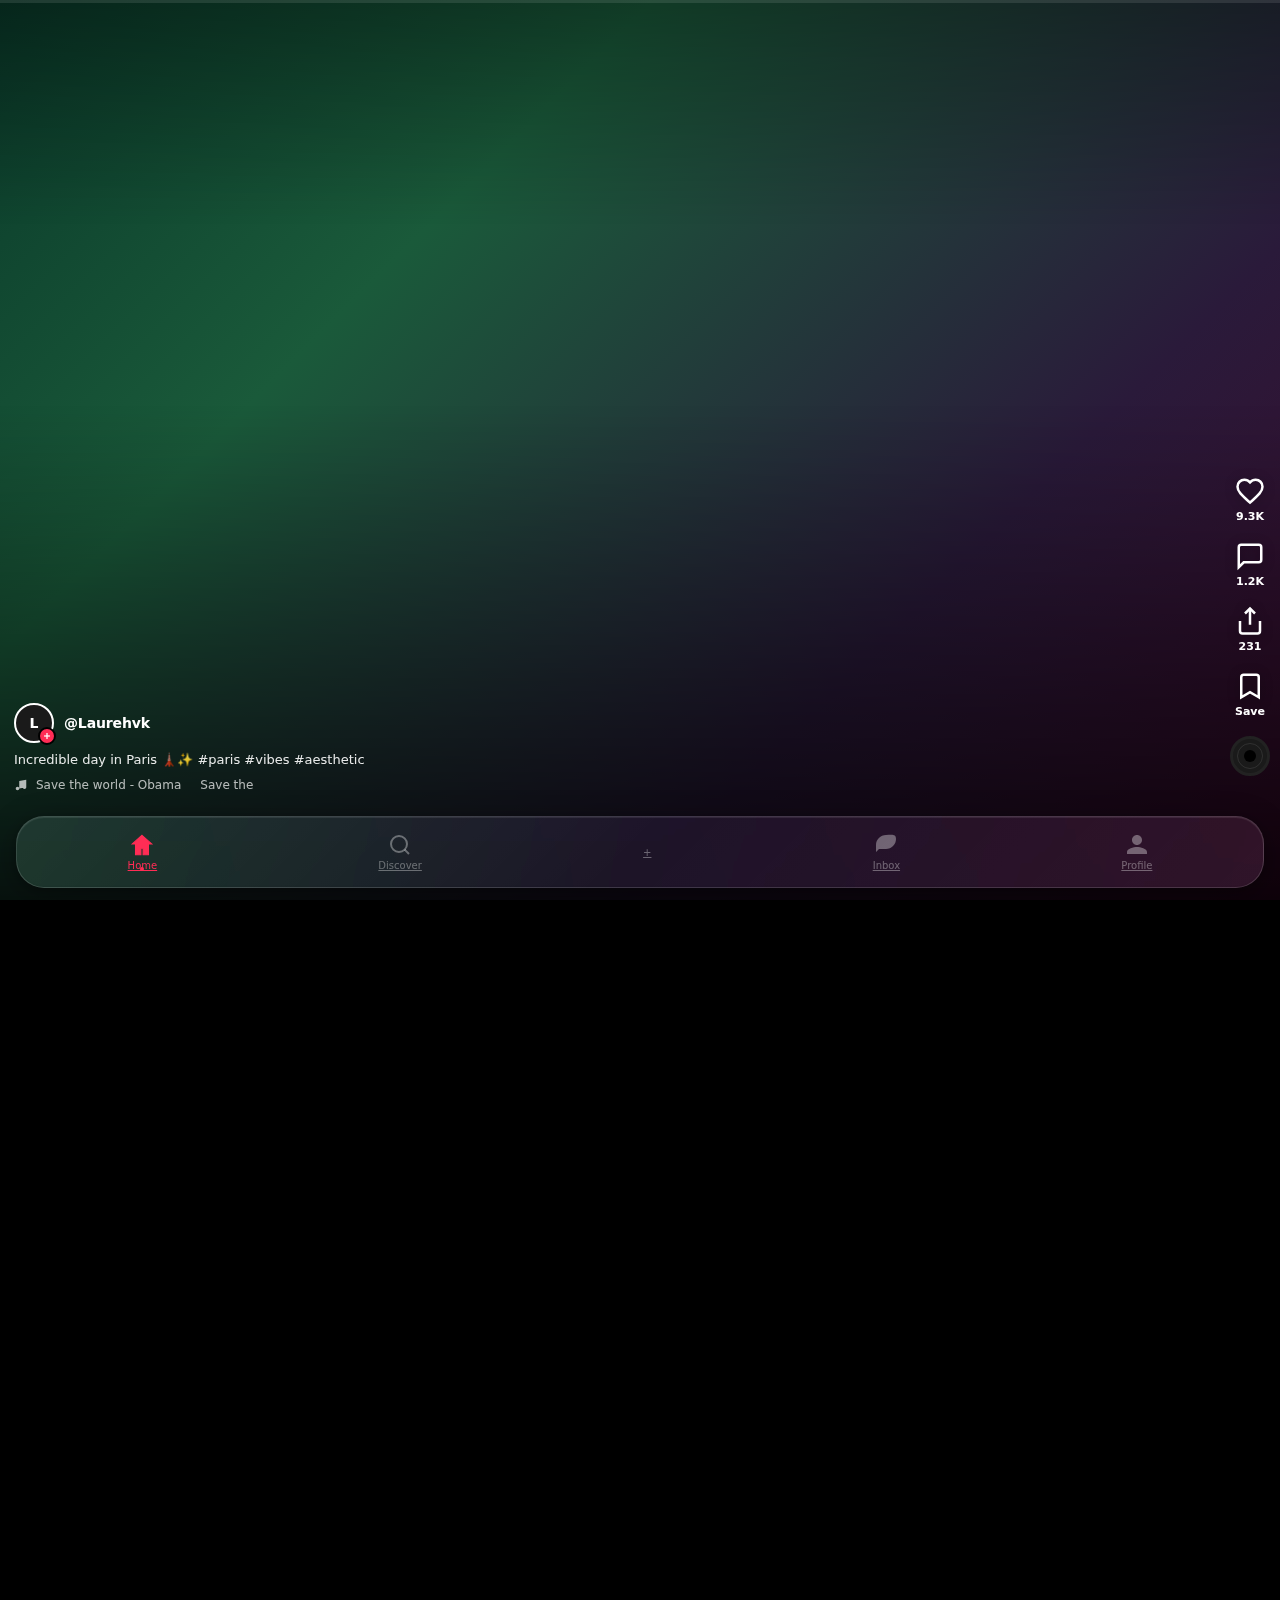
<file: frontend/index.html>
<!DOCTYPE html>
<html lang="en">
<head>
    <meta charset="utf-8" />
    <meta name="viewport" content="width=device-width, initial-scale=1.0, maximum-scale=1.0, user-scalable=no, viewport-fit=cover" />
    <meta name="theme-color" content="#000000" />
    <meta name="apple-mobile-web-app-capable" content="yes" />
    <meta name="apple-mobile-web-app-status-bar-style" content="black-translucent" />
    <title>TokStudio</title>
    <link rel="preconnect" href="https://fonts.googleapis.com" />
    <link href="https://fonts.googleapis.com/css2?family=Space+Grotesk:wght@500;700&display=swap" rel="stylesheet" />
    <link rel="stylesheet" href="css/style.css" />
    <link rel="stylesheet" href="css/animations.css" />
</head>
<body>
    <div id="app">
        <!-- Video Feed -->
        <div id="video-feed" class="video-feed">
            <!-- Videos injected by JS -->
        </div>

        <!-- Bottom Navigation -->
        <nav class="bottom-nav glass-panel">
            <a href="#home" class="nav-item active" data-tab="home">
                <svg class="nav-icon-svg" viewBox="0 0 24 24" fill="currentColor"><path d="M12 3l9 8h-3v10h-5v-6h-2v6H6V11H3l9-8z"/></svg>
                <span class="nav-label">Home</span>
            </a>
            <a href="#discover" class="nav-item" data-tab="discover">
                <svg class="nav-icon-svg" viewBox="0 0 24 24" fill="none" stroke="currentColor" stroke-width="2"><circle cx="11" cy="11" r="8"/><path d="M21 21l-4.35-4.35"/></svg>
                <span class="nav-label">Discover</span>
            </a>
            <a href="#create" class="nav-item create-btn" data-tab="create">
                <div class="nav-create-icon">
                    <span>+</span>
                </div>
            </a>
            <a href="#notifications" class="nav-item" data-tab="notifications">
                <svg class="nav-icon-svg" viewBox="0 0 24 24" fill="currentColor"><path d="M12 2C6.48 2 2 6.48 2 12v7l3-3h7c5.52 0 10-4.48 10-10S17.52 2 12 2z"/></svg>
                <span class="nav-label">Inbox</span>
            </a>
            <a href="#profile" class="nav-item" data-tab="profile">
                <svg class="nav-icon-svg" viewBox="0 0 24 24" fill="currentColor"><path d="M12 12c2.76 0 5-2.24 5-5s-2.24-5-5-5-5 2.24-5 5 2.24 5 5 5zm0 2c-3.33 0-10 1.67-10 5v2h20v-2c0-3.33-6.67-5-10-5z"/></svg>
                <span class="nav-label">Profile</span>
            </a>
        </nav>
    </div>

    <script src="js/app.js"></script>
    <script src="js/video-feed.js"></script>
</body>
</html>
</file>
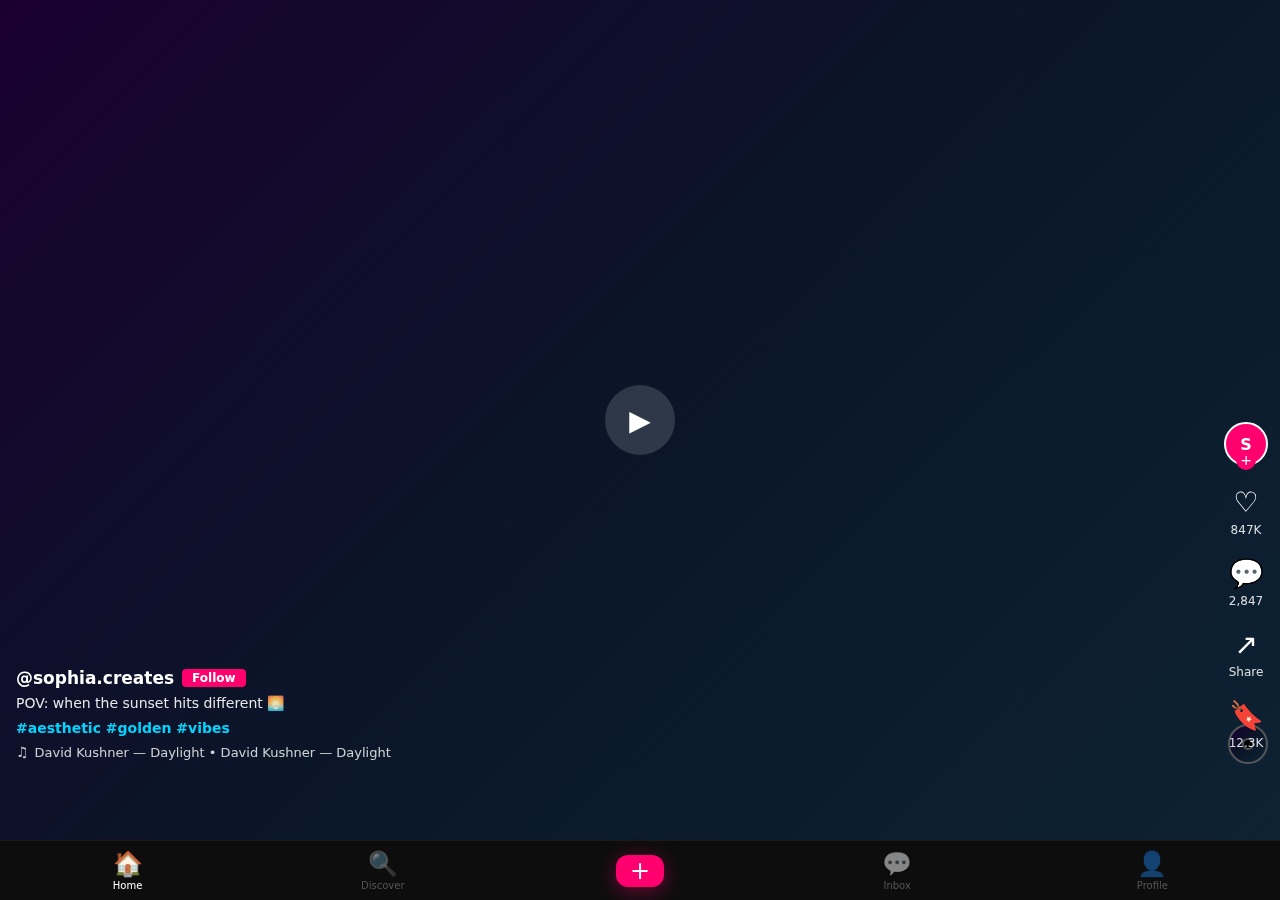
<file: prototype/index.html>
<!DOCTYPE html>
<html lang="en">
<head>
<meta charset="UTF-8">
<meta name="viewport" content="width=device-width,initial-scale=1,maximum-scale=1,user-scalable=no,viewport-fit=cover">
<title>TokStudio</title>
<link href="https://fonts.googleapis.com/css2?family=Space+Grotesk:wght@400;500;600;700&display=swap" rel="stylesheet">
<style>
*,*::before,*::after{margin:0;padding:0;box-sizing:border-box}
:root{--pink:#FF006E;--cyan:#00D4FF;--bg:#000;--s1:#0a0a0a;--s2:#111;--s3:#1a1a1a;--glass:rgba(15,15,15,0.85);--ease:cubic-bezier(0.2,0,0,1);--txt1:#fff;--txt2:#aaa;--txt3:#555}
html,body{height:100%;overflow:hidden;background:var(--bg);color:var(--txt1);font-family:system-ui,-apple-system,sans-serif;-webkit-tap-highlight-color:transparent;-webkit-font-smoothing:antialiased}
h1,h2,h3,h4{font-family:'Space Grotesk',system-ui,sans-serif}
::-webkit-scrollbar{display:none}
*{scrollbar-width:none}

/* App Shell */
#app{width:100%;height:100dvh;height:100vh;position:relative;overflow:hidden}
.screen{position:absolute;inset:0;bottom:60px;display:none;opacity:0;transition:opacity .3s var(--ease)}
.screen.active{display:block;opacity:1}

/* FEED */
#feed-screen{overflow:hidden}
.feed-container{height:100%;overflow-y:scroll;scroll-snap-type:y mandatory;-webkit-overflow-scrolling:touch}
.video-card{height:100%;width:100%;scroll-snap-align:start;position:relative;flex-shrink:0;overflow:hidden}
.video-card .bg{position:absolute;inset:0}
.video-card .play-btn{position:absolute;top:50%;left:50%;transform:translate(-50%,-50%);width:70px;height:70px;background:rgba(255,255,255,0.15);backdrop-filter:blur(20px);border-radius:50%;display:flex;align-items:center;justify-content:center;font-size:28px;animation:pulse 2s ease infinite;cursor:pointer}
@keyframes pulse{0%,100%{transform:translate(-50%,-50%) scale(1);opacity:.7}50%{transform:translate(-50%,-50%) scale(1.08);opacity:1}}

/* Video overlay info */
.video-info{position:absolute;bottom:80px;left:16px;right:70px;z-index:2}
.video-info .username{font-weight:700;font-size:17px;margin-bottom:6px;display:flex;align-items:center;gap:8px}
.video-info .username .follow-btn{font-size:12px;background:var(--pink);color:#fff;padding:2px 10px;border-radius:4px;font-weight:600;cursor:pointer}
.video-info .desc{font-size:14px;color:rgba(255,255,255,.9);margin-bottom:6px;line-height:1.4}
.video-info .hashtags{font-size:14px;font-weight:600;color:var(--cyan);margin-bottom:8px}
.video-info .music{display:flex;align-items:center;gap:6px;font-size:13px;color:rgba(255,255,255,.8);overflow:hidden;white-space:nowrap}
.video-info .music .marquee{display:inline-block;animation:marquee 8s linear infinite}
@keyframes marquee{0%{transform:translateX(0)}100%{transform:translateX(-50%)}}
.music-icon{font-size:14px}

/* Action column */
.actions{position:absolute;right:12px;bottom:90px;display:flex;flex-direction:column;align-items:center;gap:20px;z-index:2}
.action-item{display:flex;flex-direction:column;align-items:center;gap:4px;cursor:pointer;-webkit-tap-highlight-color:transparent}
.action-item .icon{font-size:28px;transition:transform .3s var(--ease)}
.action-item .count{font-size:12px;color:rgba(255,255,255,.85);font-weight:500}
.action-item.liked .icon{color:var(--pink)}
.action-item .avatar-action{width:44px;height:44px;border-radius:50%;background:var(--s2);border:2px solid #fff;position:relative;display:flex;align-items:center;justify-content:center;font-weight:700;font-size:16px;overflow:visible}
.action-item .avatar-action .plus{position:absolute;bottom:-6px;left:50%;transform:translateX(-50%);width:20px;height:20px;background:var(--pink);border-radius:50%;font-size:14px;display:flex;align-items:center;justify-content:center;font-weight:400;line-height:1}

/* Music disc */
.music-disc{position:absolute;right:12px;bottom:76px;width:40px;height:40px;border-radius:50%;background:var(--s2);border:2px solid var(--txt3);animation:spin 3s linear infinite;display:flex;align-items:center;justify-content:center;overflow:hidden}
.music-disc::after{content:'';width:12px;height:12px;border-radius:50%;background:var(--bg);border:2px solid var(--txt3)}
@keyframes spin{to{transform:rotate(360deg)}}

/* Double tap heart */
.double-tap-heart{position:absolute;top:50%;left:50%;transform:translate(-50%,-50%) scale(0);font-size:100px;pointer-events:none;z-index:10;filter:drop-shadow(0 0 20px rgba(255,0,110,.5))}
.double-tap-heart.show{animation:heartPop .8s var(--ease) forwards}
@keyframes heartPop{0%{transform:translate(-50%,-50%) scale(0);opacity:1}50%{transform:translate(-50%,-50%) scale(1.2);opacity:1}100%{transform:translate(-50%,-50%) scale(1);opacity:0}}

/* TAB BAR */
.tab-bar{position:absolute;bottom:0;left:0;right:0;height:60px;background:var(--glass);backdrop-filter:blur(40px) saturate(180%);-webkit-backdrop-filter:blur(40px) saturate(180%);display:flex;align-items:center;justify-content:space-around;z-index:100;padding-bottom:env(safe-area-inset-bottom);border-top:1px solid rgba(255,255,255,.06)}
.tab-item{display:flex;flex-direction:column;align-items:center;gap:2px;cursor:pointer;min-width:44px;min-height:44px;justify-content:center;position:relative;-webkit-tap-highlight-color:transparent}
.tab-item .tab-icon{font-size:24px;opacity:.5;transition:all .3s var(--ease)}
.tab-item .tab-label{font-size:10px;color:var(--txt3);transition:color .3s var(--ease)}
.tab-item.active .tab-icon{opacity:1}
.tab-item.active .tab-label{color:var(--txt1)}
.tab-item.create-tab{position:relative}
.tab-item.create-tab .create-btn{width:48px;height:32px;background:var(--pink);border-radius:12px;display:flex;align-items:center;justify-content:center;font-size:24px;font-weight:300;box-shadow:0 4px 20px rgba(255,0,110,.4);transition:transform .3s var(--ease)}
.tab-item.create-tab:active .create-btn{transform:scale(.9)}

/* COMMENTS SHEET */
.overlay{position:fixed;inset:0;background:rgba(0,0,0,.5);z-index:200;opacity:0;pointer-events:none;transition:opacity .3s var(--ease)}
.overlay.open{opacity:1;pointer-events:auto}
.comments-sheet{position:fixed;bottom:0;left:0;right:0;height:60vh;background:var(--glass);backdrop-filter:blur(40px) saturate(180%);-webkit-backdrop-filter:blur(40px) saturate(180%);border-radius:28px 28px 0 0;z-index:201;transform:translateY(100%);transition:transform .4s var(--ease)}
.comments-sheet.open{transform:translateY(0)}
.sheet-handle{width:36px;height:4px;background:var(--txt3);border-radius:2px;margin:10px auto 0}
.sheet-header{display:flex;align-items:center;justify-content:space-between;padding:16px 20px 12px;border-bottom:1px solid rgba(255,255,255,.06)}
.sheet-header h3{font-size:16px;font-weight:600}
.sheet-close{width:32px;height:32px;display:flex;align-items:center;justify-content:center;font-size:18px;cursor:pointer;border-radius:50%;background:var(--s3)}
.comments-list{overflow-y:auto;height:calc(100% - 130px);padding:12px 20px}
.comment{display:flex;gap:12px;margin-bottom:20px}
.comment .c-avatar{width:32px;height:32px;border-radius:50%;background:var(--s3);flex-shrink:0;display:flex;align-items:center;justify-content:center;font-size:13px}
.comment .c-body{flex:1}
.comment .c-name{font-weight:600;font-size:13px;margin-bottom:3px}
.comment .c-text{font-size:14px;color:rgba(255,255,255,.85);line-height:1.4;margin-bottom:4px}
.comment .c-meta{font-size:12px;color:var(--txt3);display:flex;gap:12px;align-items:center}
.comment .c-like{cursor:pointer;font-size:14px}
.comment-input-area{position:absolute;bottom:0;left:0;right:0;padding:12px 16px;display:flex;gap:10px;align-items:center;background:var(--s1);border-top:1px solid rgba(255,255,255,.06)}
.comment-input-area input{flex:1;height:40px;border:none;background:var(--s3);border-radius:20px;padding:0 16px;color:#fff;font-size:14px;outline:none}
.comment-input-area input::placeholder{color:var(--txt3)}
.comment-input-area .emoji-btn,.comment-input-area .send-btn{width:40px;height:40px;display:flex;align-items:center;justify-content:center;font-size:20px;cursor:pointer;border-radius:50%;flex-shrink:0}
.send-btn{background:var(--pink);font-size:16px!important}

/* DISCOVER */
#discover-screen{overflow-y:auto;padding-bottom:20px}
.search-bar{margin:16px;height:44px;background:var(--glass);backdrop-filter:blur(20px);border-radius:12px;display:flex;align-items:center;padding:0 16px;gap:10px;border:1px solid rgba(255,255,255,.06)}
.search-bar .s-icon{font-size:18px;color:var(--txt3)}
.search-bar input{flex:1;background:none;border:none;color:#fff;font-size:15px;outline:none}
.search-bar input::placeholder{color:var(--txt3)}
.section-title{font-family:'Space Grotesk',system-ui;font-size:20px;font-weight:700;padding:20px 16px 12px}
.hashtag-scroll{display:flex;gap:10px;padding:0 16px;overflow-x:auto;-webkit-overflow-scrolling:touch}
.hashtag-pill{flex-shrink:0;padding:8px 18px;background:var(--s2);border-radius:20px;font-size:14px;font-weight:500;color:var(--txt1);cursor:pointer;border:1px solid rgba(255,255,255,.08);transition:all .3s var(--ease)}
.hashtag-pill:active{background:var(--pink);border-color:var(--pink)}
.discover-grid{display:grid;grid-template-columns:1fr 1fr;gap:8px;padding:20px 16px}
.discover-item{border-radius:12px;overflow:hidden;position:relative;aspect-ratio:3/4}
.discover-item .bg{position:absolute;inset:0;border-radius:12px}
.discover-item .d-info{position:absolute;bottom:0;left:0;right:0;padding:10px;background:linear-gradient(transparent,rgba(0,0,0,.7))}
.discover-item .d-title{font-size:13px;font-weight:600;line-height:1.3}
.discover-item .d-views{font-size:11px;color:var(--txt2);margin-top:3px}

/* INBOX */
#inbox-screen{overflow-y:auto}
.inbox-header{padding:20px 16px 12px;font-family:'Space Grotesk',system-ui;font-size:22px;font-weight:700}
.inbox-tabs{display:flex;gap:0;border-bottom:1px solid rgba(255,255,255,.06);padding:0 16px}
.inbox-tab{padding:12px 20px;font-size:14px;font-weight:500;color:var(--txt3);cursor:pointer;border-bottom:2px solid transparent;transition:all .3s var(--ease)}
.inbox-tab.active{color:#fff;border-bottom-color:var(--pink)}
.inbox-list{padding:8px 0}
.inbox-item{display:flex;align-items:center;gap:14px;padding:14px 16px;cursor:pointer}
.inbox-item .i-avatar{width:48px;height:48px;border-radius:50%;flex-shrink:0;display:flex;align-items:center;justify-content:center;font-size:18px;font-weight:600}
.inbox-item .i-body{flex:1}
.inbox-item .i-name{font-weight:600;font-size:15px;margin-bottom:3px}
.inbox-item .i-msg{font-size:13px;color:var(--txt2);white-space:nowrap;overflow:hidden;text-overflow:ellipsis}
.inbox-item .i-time{font-size:11px;color:var(--txt3);flex-shrink:0}
.inbox-item .i-dot{width:8px;height:8px;border-radius:50%;background:var(--pink);flex-shrink:0}

/* PROFILE */
#profile-screen{overflow-y:auto}
.profile-header{display:flex;align-items:center;justify-content:space-between;padding:16px}
.profile-header .back{font-size:22px;cursor:pointer;width:44px;height:44px;display:flex;align-items:center;justify-content:center}
.profile-header .p-username{font-family:'Space Grotesk',system-ui;font-weight:700;font-size:18px}
.profile-header .more{font-size:22px;cursor:pointer;width:44px;height:44px;display:flex;align-items:center;justify-content:center}
.profile-avatar-wrap{display:flex;justify-content:center;padding:10px 0 16px}
.profile-avatar{width:88px;height:88px;border-radius:50%;padding:3px;background:linear-gradient(135deg,var(--pink),var(--cyan));display:flex;align-items:center;justify-content:center}
.profile-avatar .inner{width:100%;height:100%;border-radius:50%;background:var(--bg);display:flex;align-items:center;justify-content:center;font-size:32px;font-weight:700;border:3px solid var(--bg)}
.profile-name{text-align:center;font-size:15px;color:var(--txt2);margin-bottom:8px}
.profile-bio{text-align:center;font-size:14px;color:var(--txt2);padding:0 40px;margin-bottom:16px;line-height:1.4}
.profile-stats{display:flex;justify-content:center;gap:32px;margin-bottom:20px}
.stat{text-align:center}
.stat .num{font-weight:700;font-size:18px;font-family:'Space Grotesk',system-ui}
.stat .lbl{font-size:12px;color:var(--txt3);margin-top:2px}
.profile-actions{display:flex;justify-content:center;gap:10px;margin-bottom:20px;padding:0 16px}
.edit-btn{flex:1;max-width:200px;height:40px;border:1px solid rgba(255,255,255,.2);border-radius:8px;background:transparent;color:#fff;font-size:14px;font-weight:600;cursor:pointer;display:flex;align-items:center;justify-content:center;transition:all .3s var(--ease)}
.edit-btn:active{background:rgba(255,255,255,.1)}
.share-btn{width:40px;height:40px;border:1px solid rgba(255,255,255,.2);border-radius:8px;background:transparent;color:#fff;display:flex;align-items:center;justify-content:center;font-size:18px;cursor:pointer}
.profile-tabs{display:flex;border-bottom:1px solid rgba(255,255,255,.06)}
.p-tab{flex:1;padding:14px 0;text-align:center;font-size:20px;cursor:pointer;position:relative;color:var(--txt3);transition:color .3s var(--ease)}
.p-tab.active{color:#fff}
.p-tab.active::after{content:'';position:absolute;bottom:0;left:20%;right:20%;height:2px;background:#fff;border-radius:1px}
.video-grid{display:grid;grid-template-columns:1fr 1fr 1fr;gap:2px;padding:2px}
.grid-item{aspect-ratio:9/16;position:relative;overflow:hidden}
.grid-item .bg{position:absolute;inset:0}
.grid-item .views{position:absolute;bottom:6px;left:8px;font-size:12px;display:flex;align-items:center;gap:4px;font-weight:500}
</style>
</head>
<body>
<div id="app">
  <!-- FEED -->
  <div id="feed-screen" class="screen active">
    <div class="feed-container" id="feedContainer"></div>
  </div>

  <!-- DISCOVER -->
  <div id="discover-screen" class="screen">
    <div class="search-bar"><span class="s-icon">🔍</span><input placeholder="Search"></div>
    <div class="section-title">Trending</div>
    <div class="hashtag-scroll">
      <div class="hashtag-pill">#dance</div><div class="hashtag-pill">#funny</div><div class="hashtag-pill">#cooking</div><div class="hashtag-pill">#fitness</div><div class="hashtag-pill">#travel</div><div class="hashtag-pill">#music</div><div class="hashtag-pill">#art</div><div class="hashtag-pill">#comedy</div><div class="hashtag-pill">#pets</div>
    </div>
    <div class="section-title">For You</div>
    <div class="discover-grid" id="discoverGrid"></div>
  </div>

  <!-- INBOX -->
  <div id="inbox-screen" class="screen">
    <div class="inbox-header">Inbox</div>
    <div class="inbox-tabs">
      <div class="inbox-tab active">All Activity</div>
      <div class="inbox-tab">Mentions</div>
    </div>
    <div class="inbox-list" id="inboxList"></div>
  </div>

  <!-- PROFILE -->
  <div id="profile-screen" class="screen">
    <div class="profile-header">
      <div class="back">←</div>
      <div class="p-username">@sophia.creates</div>
      <div class="more">⋮</div>
    </div>
    <div class="profile-avatar-wrap"><div class="profile-avatar"><div class="inner">S</div></div></div>
    <div class="profile-name">@sophia.creates</div>
    <div class="profile-bio">✨ Creating magic daily | 📸 Photographer & storyteller | 🌍 Based in Vienna</div>
    <div class="profile-stats">
      <div class="stat"><div class="num">234</div><div class="lbl">Following</div></div>
      <div class="stat"><div class="num">12.5K</div><div class="lbl">Followers</div></div>
      <div class="stat"><div class="num">89.2K</div><div class="lbl">Likes</div></div>
    </div>
    <div class="profile-actions">
      <button class="edit-btn">Edit Profile</button>
      <button class="share-btn">↗</button>
    </div>
    <div class="profile-tabs">
      <div class="p-tab active">📹</div>
      <div class="p-tab">❤️</div>
      <div class="p-tab">🔖</div>
    </div>
    <div class="video-grid" id="profileGrid"></div>
  </div>

  <!-- COMMENTS OVERLAY -->
  <div class="overlay" id="commentsOverlay"></div>
  <div class="comments-sheet" id="commentsSheet">
    <div class="sheet-handle"></div>
    <div class="sheet-header"><h3>1,247 Comments</h3><div class="sheet-close" id="closeComments">✕</div></div>
    <div class="comments-list" id="commentsList"></div>
    <div class="comment-input-area">
      <input placeholder="Add comment...">
      <div class="emoji-btn">😊</div>
      <div class="send-btn">➤</div>
    </div>
  </div>

  <!-- TAB BAR -->
  <div class="tab-bar">
    <div class="tab-item active" data-tab="feed"><div class="tab-icon">🏠</div><div class="tab-label">Home</div></div>
    <div class="tab-item" data-tab="discover"><div class="tab-icon">🔍</div><div class="tab-label">Discover</div></div>
    <div class="tab-item create-tab" data-tab="create"><div class="create-btn">+</div></div>
    <div class="tab-item" data-tab="inbox"><div class="tab-icon">💬</div><div class="tab-label">Inbox</div></div>
    <div class="tab-item" data-tab="profile"><div class="tab-icon">👤</div><div class="tab-label">Profile</div></div>
  </div>
</div>

<script>
const feedData = [
  {grad:'linear-gradient(135deg,#1a0030,#0a1628,#0d2233)',user:'@sophia.creates',desc:'POV: when the sunset hits different 🌅',tags:'#aesthetic #golden #vibes',music:'David Kushner — Daylight',likes:'847K',comments:'2,847',shares:'Share',bookmarks:'12.3K',initial:'S',color:'#FF006E'},
  {grad:'linear-gradient(135deg,#2d1b4e,#1a3a5c)',user:'@alex.moves',desc:'Hit this choreo first try 🔥💃',tags:'#dance #trending #fyp',music:'Doja Cat — Paint The Town Red',likes:'1.2M',comments:'8,432',shares:'Share',bookmarks:'45.1K',initial:'A',color:'#00D4FF'},
  {grad:'linear-gradient(135deg,#0a2e1f,#1a3a2e,#0d3333)',user:'@chef.marco',desc:'The secret to perfect pasta 🍝',tags:'#cooking #foodie #recipe',music:'Original Sound — chef.marco',likes:'324K',comments:'5,102',shares:'Share',bookmarks:'28.7K',initial:'M',color:'#22cc88'},
  {grad:'linear-gradient(135deg,#3d1a1a,#4a2040)',user:'@luna.art',desc:'3 hours compressed into 30 seconds ✨🎨',tags:'#art #painting #satisfying',music:'Hozier — Too Sweet',likes:'562K',comments:'3,891',shares:'Share',bookmarks:'67.3K',initial:'L',color:'#ff6b9d'},
  {grad:'linear-gradient(135deg,#1a1a3d,#0a2840,#1a3a3a)',user:'@fit.jake',desc:'30-day transformation results 💪',tags:'#fitness #gym #motivation',music:'Eminem — Lose Yourself',likes:'2.1M',comments:'12.5K',shares:'Share',bookmarks:'89.4K',initial:'J',color:'#ffaa00'},
];

const comments = [
  {name:'@emma.wilson',text:'This is absolutely incredible! 🔥🔥',time:'2h',initial:'E',color:'#ff6b9d'},
  {name:'@jake.smith',text:'How do you do this?? Tutorial please!',time:'3h',initial:'J',color:'#00D4FF'},
  {name:'@maria.garcia',text:'Best content on TokStudio fr fr 💯',time:'4h',initial:'M',color:'#22cc88'},
  {name:'@david.chen',text:'The vibes are immaculate ✨',time:'5h',initial:'D',color:'#ffaa00'},
  {name:'@sarah.jones',text:'I\'ve watched this 50 times no lie',time:'6h',initial:'S',color:'#FF006E'},
  {name:'@alex.kim',text:'Song name?? 🎵',time:'7h',initial:'A',color:'#9b59b6'},
  {name:'@lisa.wang',text:'POV: you can\'t stop scrolling back to this',time:'8h',initial:'L',color:'#e74c3c'},
  {name:'@tom.brown',text:'Followed immediately 🙌',time:'9h',initial:'T',color:'#3498db'},
  {name:'@nina.patel',text:'This made my whole day better',time:'10h',initial:'N',color:'#1abc9c'},
  {name:'@chris.lee',text:'The editing is next level wow',time:'12h',initial:'C',color:'#e67e22'},
];

const inboxData = [
  {name:'emma.wilson',msg:'liked your video',time:'2m',initial:'E',color:'#ff6b9d',unread:true},
  {name:'jake.smith',msg:'started following you',time:'15m',initial:'J',color:'#00D4FF',unread:true},
  {name:'maria.garcia',msg:'commented: Best content! 🔥',time:'1h',initial:'M',color:'#22cc88',unread:false},
  {name:'david.chen',msg:'shared your video',time:'2h',initial:'D',color:'#ffaa00',unread:false},
  {name:'sarah.jones',msg:'liked your comment',time:'4h',initial:'S',color:'#FF006E',unread:false},
  {name:'alex.kim',msg:'mentioned you in a comment',time:'6h',initial:'A',color:'#9b59b6',unread:false},
];

const discoverData = [
  {grad:'linear-gradient(135deg,#4a1942,#2d1b69)',title:'Viral dance challenge 💃',views:'2.4M'},
  {grad:'linear-gradient(135deg,#0d3b66,#1a5276)',title:'Life hack you NEED',views:'1.8M'},
  {grad:'linear-gradient(135deg,#1a472a,#2d6a4f)',title:'Cooking in 60 seconds',views:'956K'},
  {grad:'linear-gradient(135deg,#5c2018,#8b3a2a)',title:'Sunset timelapse 🌅',views:'3.1M'},
  {grad:'linear-gradient(135deg,#2c1810,#4a2c20)',title:'Pet does something crazy',views:'4.2M'},
  {grad:'linear-gradient(135deg,#1a1a4e,#2e2e6e)',title:'Art process reveal ✨',views:'1.1M'},
];

const gridGrads = [
  'linear-gradient(135deg,#2d1b4e,#1a3a5c)','linear-gradient(135deg,#1a0030,#0d2233)',
  'linear-gradient(135deg,#0a2e1f,#0d3333)','linear-gradient(135deg,#3d1a1a,#4a2040)',
  'linear-gradient(135deg,#1a1a3d,#1a3a3a)','linear-gradient(135deg,#4a1942,#2d1b69)',
  'linear-gradient(135deg,#0d3b66,#1a5276)','linear-gradient(135deg,#1a472a,#2d6a4f)',
  'linear-gradient(135deg,#5c2018,#8b3a2a)',
];
const gridViews = ['1.2M','845K','2.3M','567K','1.8M','934K','3.1M','456K','2.7M'];

// Build feed
const fc = document.getElementById('feedContainer');
feedData.forEach((v,i) => {
  fc.innerHTML += `<div class="video-card" data-index="${i}">
    <div class="bg" style="background:${v.grad}"></div>
    <div class="play-btn">▶</div>
    <div class="double-tap-heart" id="dth-${i}">❤️</div>
    <div class="video-info">
      <div class="username">${v.user} <span class="follow-btn">Follow</span></div>
      <div class="desc">${v.desc}</div>
      <div class="hashtags">${v.tags}</div>
      <div class="music"><span class="music-icon">♫</span> <span class="marquee">${v.music}  •  ${v.music}</span></div>
    </div>
    <div class="actions">
      <div class="action-item"><div class="avatar-action" style="background:${v.color}">${v.initial}<div class="plus">+</div></div></div>
      <div class="action-item heart-action" data-index="${i}"><div class="icon">♡</div><div class="count">${v.likes}</div></div>
      <div class="action-item comment-action"><div class="icon">💬</div><div class="count">${v.comments}</div></div>
      <div class="action-item"><div class="icon">↗</div><div class="count">${v.shares}</div></div>
      <div class="action-item"><div class="icon">🔖</div><div class="count">${v.bookmarks}</div></div>
    </div>
    <div class="music-disc" style="background:${v.grad}"></div>
  </div>`;
});

// Build comments
const cl = document.getElementById('commentsList');
comments.forEach(c => {
  cl.innerHTML += `<div class="comment"><div class="c-avatar" style="background:${c.color}">${c.initial}</div><div class="c-body"><div class="c-name">${c.name}</div><div class="c-text">${c.text}</div><div class="c-meta"><span>${c.time}</span><span>Reply</span><span class="c-like">♡</span></div></div></div>`;
});

// Build discover
const dg = document.getElementById('discoverGrid');
discoverData.forEach(d => {
  dg.innerHTML += `<div class="discover-item"><div class="bg" style="background:${d.grad}"></div><div class="d-info"><div class="d-title">${d.title}</div><div class="d-views">▶ ${d.views}</div></div></div>`;
});

// Build inbox
const il = document.getElementById('inboxList');
inboxData.forEach(d => {
  il.innerHTML += `<div class="inbox-item"><div class="i-avatar" style="background:${d.color}">${d.initial}</div><div class="i-body"><div class="i-name">${d.name}</div><div class="i-msg">${d.msg}</div></div><span class="i-time">${d.time}</span>${d.unread?'<div class="i-dot"></div>':''}</div>`;
});

// Build profile grid
const pg = document.getElementById('profileGrid');
for(let i=0;i<9;i++){
  pg.innerHTML += `<div class="grid-item"><div class="bg" style="background:${gridGrads[i]}"></div><div class="views">▶ ${gridViews[i]}</div></div>`;
}

// Tab switching
const tabs = document.querySelectorAll('.tab-item');
const screens = {feed:'feed-screen',discover:'discover-screen',inbox:'inbox-screen',profile:'profile-screen'};
tabs.forEach(tab => {
  tab.addEventListener('click', () => {
    tabs.forEach(t => t.classList.remove('active'));
    tab.classList.add('active');
    const target = tab.dataset.tab;
    if(target === 'create') return;
    document.querySelectorAll('.screen').forEach(s => s.classList.remove('active'));
    const el = document.getElementById(screens[target]);
    if(el) el.classList.add('active');
  });
});

// Profile tabs
document.querySelectorAll('.p-tab').forEach(t => {
  t.addEventListener('click', () => {
    document.querySelectorAll('.p-tab').forEach(p => p.classList.remove('active'));
    t.classList.add('active');
  });
});

// Comments sheet
document.querySelectorAll('.comment-action').forEach(btn => {
  btn.addEventListener('click', () => {
    document.getElementById('commentsOverlay').classList.add('open');
    document.getElementById('commentsSheet').classList.add('open');
  });
});
document.getElementById('closeComments').addEventListener('click', closeComments);
document.getElementById('commentsOverlay').addEventListener('click', closeComments);
function closeComments(){
  document.getElementById('commentsOverlay').classList.remove('open');
  document.getElementById('commentsSheet').classList.remove('open');
}

// Like animation
document.querySelectorAll('.heart-action').forEach(btn => {
  btn.addEventListener('click', () => {
    const icon = btn.querySelector('.icon');
    const isLiked = btn.classList.toggle('liked');
    icon.textContent = isLiked ? '❤️' : '♡';
    icon.style.transform = 'scale(1.4)';
    setTimeout(() => icon.style.transform = 'scale(1)', 300);
  });
});

// Double tap heart
let lastTap = 0;
document.querySelectorAll('.video-card').forEach(card => {
  card.addEventListener('click', (e) => {
    if(e.target.closest('.actions') || e.target.closest('.video-info') || e.target.closest('.play-btn')) return;
    const now = Date.now();
    if(now - lastTap < 300){
      const h = card.querySelector('.double-tap-heart');
      h.classList.remove('show');
      void h.offsetWidth;
      h.classList.add('show');
      const heart = card.querySelector('.heart-action');
      if(heart && !heart.classList.contains('liked')){
        heart.classList.add('liked');
        heart.querySelector('.icon').textContent = '❤️';
      }
    }
    lastTap = now;
  });
});

// Touch drag for comments sheet
let startY = 0;
const sheet = document.getElementById('commentsSheet');
sheet.addEventListener('touchstart', e => { startY = e.touches[0].clientY; });
sheet.addEventListener('touchmove', e => {
  const dy = e.touches[0].clientY - startY;
  if(dy > 0) sheet.style.transform = `translateY(${dy}px)`;
});
sheet.addEventListener('touchend', e => {
  const dy = e.changedTouches[0].clientY - startY;
  if(dy > 100) closeComments();
  sheet.style.transform = '';
});
</script>
</body>
</html>
</file>
<file: frontend/css/style.css>
/* ===== CUSTOM PROPERTIES ===== */
:root {
  --bg: #000000;
  --surface: #0A0A0A;
  --surface-2: #111111;
  --surface-3: #1A1A1A;
  --surface-4: #222222;
  --glass: rgba(255,255,255,0.06);
  --glass-border: rgba(255,255,255,0.08);
  --glass-strong: rgba(255,255,255,0.12);
  --text: #FFFFFF;
  --text-2: rgba(255,255,255,0.6);
  --text-3: rgba(255,255,255,0.35);
  --accent: #FF2D55;
  --cyan: #00D4FF;
  --purple: #8B5CF6;
  --green: #34C759;
  --radius: 16px;
  --radius-sm: 10px;
  --nav-h: calc(72px + 12px + env(safe-area-inset-bottom, 0px));
  --safe-top: env(safe-area-inset-top, 0px);
  --safe-bot: env(safe-area-inset-bottom, 0px);
  --spring: cubic-bezier(0.34, 1.56, 0.64, 1);
  --ease: cubic-bezier(0.16, 1, 0.3, 1);
  /* Liquid Glass - Apple iOS 26 Style */
  --liquid-bg: linear-gradient(
    135deg,
    rgba(255, 255, 255, 0.12) 0%,
    rgba(255, 255, 255, 0.05) 50%,
    rgba(255, 255, 255, 0.08) 100%
  );
  --liquid-bg-flat: rgba(255, 255, 255, 0.08);
  --liquid-border: 1px solid rgba(255, 255, 255, 0.15);
  --liquid-blur: blur(50px) saturate(200%) brightness(1.1);
  --liquid-glow: inset 0 1px 1px rgba(255,255,255,0.1), inset 0 -1px 1px rgba(0,0,0,0.05);
  --liquid-shadow: 0 8px 32px rgba(0,0,0,0.3), 0 2px 8px rgba(0,0,0,0.2);
  --liquid-radius: 22px;
}

/* ===== RESET ===== */
*,*::before,*::after{margin:0;padding:0;box-sizing:border-box}
html,body{
  height:100%;width:100%;
  font-family:'Inter',-apple-system,BlinkMacSystemFont,system-ui,sans-serif;
  background:var(--bg);color:var(--text);
  overflow:hidden;
  -webkit-tap-highlight-color:transparent;
  -webkit-font-smoothing:antialiased;
  user-select:none;
}
button{cursor:pointer;font-family:inherit}
input,textarea{font-family:inherit}
::-webkit-scrollbar{width:0;height:0}

/* ===== LIQUID GLASS UTILITY ===== */
.liquid-glass {
  background: var(--liquid-bg);
  backdrop-filter: var(--liquid-blur);
  -webkit-backdrop-filter: var(--liquid-blur);
  border: var(--liquid-border);
  box-shadow: var(--liquid-glow), var(--liquid-shadow);
  border-radius: var(--liquid-radius);
}

/* ===== SCREENS ===== */
.screen{
  position:fixed;inset:0;
  display:none;flex-direction:column;
  padding-bottom:var(--nav-h);
  overflow-y:auto;overflow-x:hidden;
  -webkit-overflow-scrolling:touch;
  z-index:1;
}
.screen.active{display:flex}

/* ===== BOTTOM NAV — Floating Glass Pill ===== */
.bottom-nav{
  position:fixed;
  bottom:0;left:0;right:0;
  /* Floating pill */
  margin:0 16px calc(env(safe-area-inset-bottom, 0px) + 12px);
  height:72px;
  display:flex;align-items:center;justify-content:space-around;
  /* Liquid Glass */
  background:var(--liquid-bg);
  backdrop-filter:var(--liquid-blur);-webkit-backdrop-filter:var(--liquid-blur);
  border:var(--liquid-border);
  box-shadow:var(--liquid-glow), var(--liquid-shadow);
  border-radius:28px;
  padding-top:8px;
  padding-bottom:8px;
  z-index:100;
  transition:transform 0.35s var(--ease);
}
.nav-item{
  display:flex;flex-direction:column;align-items:center;gap:3px;
  background:none;border:none;color:var(--text-3);
  font-size:10px;font-weight:500;
  padding:8px 14px;position:relative;
  transition:color 0.25s;
}
.nav-item svg{width:24px;height:24px;transition:transform 0.3s var(--spring)}
.nav-item.active{color:var(--accent)}
.nav-item.active svg{transform:scale(1.08);stroke:var(--accent)}
.nav-badge{
  position:absolute;top:2px;right:6px;
  min-width:16px;height:16px;border-radius:8px;
  background:var(--accent);color:white;
  font-size:9px;font-weight:700;
  display:flex;align-items:center;justify-content:center;
  padding:0 4px;
}
.nav-create{
  position:relative;width:44px;height:28px;
  border:none;background:none;
  display:flex;align-items:center;justify-content:center;
  padding:0;
}
.create-dot{
  width:36px;height:22px;border-radius:8px;
  background:var(--accent);
  position:relative;
  transition:transform 0.3s var(--spring);
  box-shadow:0 0 16px rgba(255,45,85,0.35);
}
.create-dot::before{
  content:'';position:absolute;
  top:50%;left:50%;transform:translate(-50%,-50%);
  width:14px;height:2px;background:white;border-radius:1px;
}
.create-dot::after{
  content:'';position:absolute;
  top:50%;left:50%;transform:translate(-50%,-50%);
  width:2px;height:14px;background:white;border-radius:1px;
}
.nav-create:active .create-dot{transform:scale(0.88)}

/* ===== HOME FEED ===== */
#screen-home{padding-bottom:0}
.feed-top-bar{
  position:fixed;top:0;left:0;right:0;
  display:flex;align-items:center;justify-content:center;gap:12px;
  padding:max(56px, calc(var(--safe-top) + 16px)) 0 10px;
  z-index:20;
  background:transparent;
  pointer-events:none;
}
.feed-tab{
  background:rgba(255,255,255,0.08);
  backdrop-filter:blur(30px) saturate(180%);-webkit-backdrop-filter:blur(30px) saturate(180%);
  border:1px solid rgba(255,255,255,0.12);
  box-shadow:inset 0 1px 0 rgba(255,255,255,0.06), 0 4px 12px rgba(0,0,0,0.3);
  border-radius:20px;
  color:rgba(255,255,255,0.55);
  font-size:13px;font-weight:600;
  padding:8px 20px;
  pointer-events:all;
  transition:all 0.3s cubic-bezier(0.2,0,0,1);
  position:relative;cursor:pointer;
}
.feed-tab.active{
  color:white;font-weight:700;
  background:rgba(255,255,255,0.14);
  border-color:rgba(255,255,255,0.2);
  box-shadow:inset 0 1px 0 rgba(255,255,255,0.1), 0 4px 16px rgba(0,0,0,0.3), 0 0 12px rgba(255,45,85,0.15);
}
.feed-tab.active::after{display:none}
.feed-tab-divider{display:none}
.feed-container{
  position:fixed;inset:0;
  overflow-y:scroll;
  scroll-snap-type:y mandatory;
  -webkit-overflow-scrolling:touch;
  overscroll-behavior-y:contain;
  scroll-behavior:smooth;
}
.video-slide{
  width:100%;height:100vh;height:100dvh;
  min-height:100dvh;
  scroll-snap-align:start;
  scroll-snap-stop:always;
  position:relative;background:var(--surface);overflow:hidden;
}
.video-bg{
  position:absolute;inset:0;
  background-size:cover;background-position:center;
  will-change:transform;
}
.video-gradient-bottom{
  position:absolute;bottom:0;left:0;right:0;height:55%;
  background:linear-gradient(transparent,rgba(0,0,0,0.75));
  pointer-events:none;will-change:transform;
}
.video-gradient-top{
  position:absolute;top:0;left:0;right:0;height:25%;
  background:linear-gradient(rgba(0,0,0,0.35),transparent);
  pointer-events:none;
}

/* Video Progress Bar */
.video-progress-bar{
  position:absolute;top:0;left:0;right:0;height:3px;z-index:15;
  background:rgba(255,255,255,0.1);
}
.video-progress-fill{
  height:100%;background:var(--accent);width:0;
  will-change:width;
}
.video-slide.active-video .video-progress-fill{
  animation:videoProgress 8s linear infinite;
}

/* Video info */
.video-info{
  position:absolute;bottom:calc(var(--nav-h) + 24px);left:14px;right:76px;z-index:10;
}
.video-user-row{
  display:flex;align-items:center;gap:10px;margin-bottom:8px;
}
.video-avatar{
  width:40px;height:40px;border-radius:50%;
  background:var(--surface-3);border:2px solid white;
  display:flex;align-items:center;justify-content:center;
  font-weight:700;font-size:14px;flex-shrink:0;
  position:relative;
}
.video-avatar .follow-badge{
  position:absolute;bottom:-4px;right:-4px;
  width:18px;height:18px;border-radius:50%;
  background:var(--accent);border:2px solid black;
  display:flex;align-items:center;justify-content:center;
}
.follow-badge svg{width:10px;height:10px;color:white}
.follow-badge.followed{background:var(--green)}
.follow-badge.followed svg{display:none}
.follow-badge.followed::after{content:'✓';color:white;font-size:10px;font-weight:700}
.video-username{font-weight:700;font-size:14px;letter-spacing:-0.01em}
.video-desc{
  font-size:13px;line-height:1.45;margin-bottom:8px;
  color:rgba(255,255,255,0.9);
  display:-webkit-box;-webkit-line-clamp:2;-webkit-box-orient:vertical;overflow:hidden;
}
.video-music{
  display:flex;align-items:center;gap:8px;
  font-size:12px;color:rgba(255,255,255,0.7);
}
.video-music svg{width:14px;height:14px;flex-shrink:0;fill:currentColor}
.music-scroll{overflow:hidden;white-space:nowrap;max-width:220px}
.music-scroll span{display:inline-block;animation:marquee 10s linear infinite}

/* Right actions */
.video-actions{
  position:absolute;bottom:calc(var(--nav-h) + 40px);right:10px;
  display:flex;flex-direction:column;align-items:center;gap:18px;
  z-index:10;
}
.action-btn{
  display:flex;flex-direction:column;align-items:center;gap:4px;
  background:none;border:none;color:white;
  position:relative;
}
.action-btn svg{
  width:30px;height:30px;
  filter:drop-shadow(0 2px 6px rgba(0,0,0,0.4));
  transition:transform 0.3s var(--spring);
}
.action-btn .action-count{font-size:11px;font-weight:600}
.action-btn.liked svg{color:var(--accent);fill:var(--accent)}
.action-btn.saved svg{color:#FFD60A;fill:#FFD60A}
.action-btn:active svg{transform:scale(1.3)}
.music-disc{
  width:40px;height:40px;border-radius:50%;
  background:var(--surface-3);
  border:3px solid var(--surface-4);
  display:flex;align-items:center;justify-content:center;
  font-size:11px;font-weight:700;
  animation:spin 4s linear infinite;
  position:relative;
  overflow:hidden;
}
.music-disc::before{
  content:'';position:absolute;
  width:12px;height:12px;border-radius:50%;
  background:var(--bg);z-index:1;
}
.music-disc::after{
  content:'';position:absolute;inset:4px;
  border-radius:50%;
  border:1px solid rgba(255,255,255,0.1);
}

/* Like particles */
.like-particle{
  position:absolute;
  width:12px;height:12px;
  pointer-events:none;
  color:var(--accent);
  z-index:20;
  animation:particleBurst 0.6s ease-out forwards;
}
.like-particle svg{width:100%;height:100%;fill:currentColor}

/* Double tap heart */
.double-tap-heart{
  position:fixed;top:50%;left:50%;
  transform:translate(-50%,-50%) scale(0);
  z-index:50;pointer-events:none;color:var(--accent);
}
.double-tap-heart svg{width:100px;height:100px;filter:drop-shadow(0 0 30px var(--accent))}
.double-tap-heart.show{animation:heartPop 0.8s var(--spring) forwards}

/* ===== DISCOVER ===== */
.discover-header{
  padding:max(60px,calc(var(--safe-top)+20px)) 16px 0;
  background:var(--bg);position:sticky;top:0;z-index:10;
}
.screen-title{
  font-size:20px;font-weight:800;margin-bottom:12px;
  color:var(--text);letter-spacing:-0.02em;
}
.search-bar{
  display:flex;align-items:center;gap:10px;
  /* Liquid Glass */
  background:var(--liquid-bg);
  backdrop-filter:var(--liquid-blur);-webkit-backdrop-filter:var(--liquid-blur);
  border:var(--liquid-border);
  box-shadow:var(--liquid-glow), var(--liquid-shadow);
  border-radius:var(--liquid-radius);
  padding:12px 16px;
  margin-bottom:14px;
}
.search-bar input{
  flex:1;background:none;border:none;outline:none;
  color:var(--text);font-size:13px;
}
.search-bar input::placeholder{color:var(--text-3)}
.search-icon{width:18px;height:18px;color:var(--text-2);flex-shrink:0}
.trending-tags{
  display:flex;gap:8px;overflow-x:auto;
  padding-bottom:14px;scrollbar-width:none;
}
.trending-tags::-webkit-scrollbar{display:none}
.tag{
  flex-shrink:0;padding:6px 14px;border-radius:16px;
  font-size:12px;font-weight:600;cursor:pointer;
  background:var(--liquid-bg-flat);
  backdrop-filter:var(--liquid-blur);-webkit-backdrop-filter:var(--liquid-blur);
  border:var(--liquid-border);
  box-shadow:var(--liquid-glow);
  color:var(--text-2);transition:all 0.25s;
  white-space:nowrap;
}
.tag.active,.tag:active{background:var(--accent);color:white;border-color:transparent}
.discover-grid{
  display:grid;grid-template-columns:repeat(3,1fr);gap:1px;
  padding:0;padding-bottom:calc(var(--nav-h)+32px);
}
.discover-item{
  aspect-ratio:9/12;overflow:hidden;
  position:relative;cursor:pointer;
}
.discover-item .thumb{
  width:100%;height:100%;background-size:cover;background-position:center;
  transition:transform 0.3s ease;
}
.discover-item:active .thumb{transform:scale(1.03)}
.discover-item .thumb-overlay{
  position:absolute;bottom:0;left:0;right:0;
  padding:8px;background:linear-gradient(transparent,rgba(0,0,0,0.7));
}
.discover-item .thumb-views{
  font-size:11px;font-weight:600;display:flex;align-items:center;gap:4px;
}
.discover-item .thumb-views svg{width:12px;height:12px;fill:currentColor}
.discover-item:first-child{grid-column:span 3;aspect-ratio:16/9}

/* ===== CREATE / CAMERA ===== */
#screen-create{padding-bottom:0}
.camera-view{
  position:relative;width:100%;height:100vh;height:100dvh;
  background:#000;
  display:flex;flex-direction:column;
}
.camera-top-bar{
  position:absolute;top:0;left:0;right:0;
  display:flex;align-items:center;justify-content:space-between;
  padding:max(56px,calc(var(--safe-top)+16px)) 16px 12px;
  z-index:10;
}
.camera-top-right{display:flex;gap:12px}
.camera-btn{
  width:40px;height:40px;border-radius:50%;
  /* Liquid Glass */
  background:var(--liquid-bg);
  backdrop-filter:var(--liquid-blur);-webkit-backdrop-filter:var(--liquid-blur);
  border:var(--liquid-border);
  box-shadow:var(--liquid-glow), var(--liquid-shadow);
  display:flex;align-items:center;justify-content:center;
}
.camera-btn svg{width:22px;height:22px;color:white}
.camera-right-tools{
  position:absolute;right:14px;top:50%;transform:translateY(-60%);
  display:flex;flex-direction:column;gap:22px;z-index:10;
}
.camera-tool-btn{
  display:flex;flex-direction:column;align-items:center;gap:5px;
  background:none;border:none;color:white;
}
.camera-tool-btn svg{width:26px;height:26px}
.camera-tool-btn span{font-size:10px;font-weight:500;color:var(--text-2)}
.camera-bottom{
  position:absolute;bottom:0;left:0;right:0;
  padding:0 24px max(32px,calc(var(--safe-bot)+12px));
  z-index:10;display:flex;flex-direction:column;align-items:center;gap:18px;
}
.camera-mode-tabs{display:flex;gap:20px}
.cam-mode{
  font-size:13px;font-weight:600;color:var(--text-3);
  cursor:pointer;transition:color 0.25s;
  background:none;border:none;
}
.cam-mode.active{color:white}
.camera-bottom-row{
  display:flex;align-items:center;justify-content:center;gap:36px;
}
.upload-btn{
  width:42px;height:42px;border-radius:14px;
  /* Liquid Glass */
  background:var(--liquid-bg);
  backdrop-filter:var(--liquid-blur);-webkit-backdrop-filter:var(--liquid-blur);
  border:var(--liquid-border);
  box-shadow:var(--liquid-glow), var(--liquid-shadow);
  display:flex;align-items:center;justify-content:center;cursor:pointer;
}
.upload-btn svg{width:20px;height:20px;color:white}
.record-btn{
  width:72px;height:72px;border-radius:50%;
  background:none;border:none;cursor:pointer;
  position:relative;display:flex;align-items:center;justify-content:center;
}
.record-btn-outer{
  width:60px;height:60px;border-radius:50%;
  border:3px solid rgba(255,255,255,0.25);
  display:flex;align-items:center;justify-content:center;
  transition:all 0.3s var(--spring);
}
.record-btn-inner{
  width:44px;height:44px;border-radius:50%;
  background:var(--accent);
  transition:all 0.3s var(--spring);
  box-shadow:0 0 20px rgba(255,45,85,0.4);
}
.record-btn.recording .record-btn-inner{
  width:24px;height:24px;border-radius:6px;
}
.record-ring{position:absolute;inset:0;transform:rotate(-90deg)}
.record-progress{transition:stroke-dashoffset 0.1s linear}
.camera-types{display:flex;gap:24px}
.cam-type{
  font-size:13px;font-weight:600;color:var(--text-3);
  cursor:pointer;transition:color 0.25s;
  background:none;border:none;position:relative;
}
.cam-type.active{color:white}
.cam-type.active::after{
  content:'';position:absolute;bottom:-4px;left:50%;transform:translateX(-50%);
  width:4px;height:4px;border-radius:50%;background:white;
}

/* ===== MESSAGES ===== */
.messages-header{
  padding:max(60px,calc(var(--safe-top)+20px)) 16px 0;
  background:var(--bg);position:sticky;top:0;z-index:10;
}
.messages-top-row{
  display:flex;align-items:center;justify-content:space-between;
  margin-bottom:16px;
}
.messages-tabs{
  display:flex;gap:0;margin-bottom:16px;
  border-bottom:1px solid var(--glass-border);
}
.messages-tab{
  flex:1;padding:10px;text-align:center;
  background:none;border:none;color:var(--text-3);
  font-size:13px;font-weight:600;position:relative;
  transition:color 0.25s;cursor:pointer;
}
.messages-tab.active{color:var(--text)}
.messages-tab.active::after{
  content:'';position:absolute;bottom:-1px;left:20%;right:20%;
  height:2px;background:var(--text);border-radius:2px;
}
.messages-tab .tab-badge{
  display:inline-block;min-width:16px;height:16px;border-radius:8px;
  background:var(--accent);color:white;font-size:9px;font-weight:700;
  line-height:16px;text-align:center;margin-left:4px;padding:0 4px;
}
.screen-title-plain{
  font-size:20px;font-weight:700;
  display:flex;align-items:center;gap:6px;
}
.screen-title-plain svg{opacity:0.5}
.icon-btn{
  width:40px;height:40px;border-radius:50%;
  background:none;border:none;color:white;
  display:flex;align-items:center;justify-content:center;
}
.icon-btn svg{width:22px;height:22px}
/* Stories row */
.stories-row{
  display:flex;gap:14px;overflow-x:auto;
  padding-bottom:16px;scrollbar-width:none;
}
.stories-row::-webkit-scrollbar{display:none}
.story-item{
  display:flex;flex-direction:column;align-items:center;gap:6px;
  flex-shrink:0;cursor:pointer;
}
.story-ring{
  width:56px;height:56px;border-radius:50%;
  padding:2px;position:relative;
}
.story-ring.has-story{
  background:linear-gradient(135deg, var(--accent), var(--purple), var(--cyan));
}
.story-ring:not(.has-story){background:var(--surface-3)}
.story-avatar{
  width:100%;height:100%;border-radius:50%;
  background:var(--surface-2);border:2px solid var(--bg);
  display:flex;align-items:center;justify-content:center;
  font-weight:700;font-size:18px;
}
.story-name{font-size:11px;color:var(--text-2);max-width:60px;overflow:hidden;text-overflow:ellipsis;white-space:nowrap}
/* Chat list */
.chat-list{padding:0;padding-bottom:calc(var(--nav-h)+32px)}
.chat-item{
  display:flex;align-items:center;gap:12px;
  padding:12px 16px;cursor:pointer;
  transition:background 0.15s;
  position:relative;overflow:hidden;
}
.chat-item:active{background:var(--glass)}
.chat-item-content{
  display:flex;align-items:center;gap:12px;flex:1;
  transition:transform 0.3s var(--ease);
  position:relative;z-index:1;
}
.chat-swipe-actions{
  position:absolute;right:0;top:0;bottom:0;
  display:flex;align-items:stretch;
  transform:translateX(100%);
}
.chat-swipe-btn{
  width:72px;display:flex;flex-direction:column;
  align-items:center;justify-content:center;gap:4px;
  border:none;color:white;font-size:10px;font-weight:600;
}
.chat-swipe-btn.archive-btn{background:#5856D6}
.chat-swipe-btn.delete-btn{background:var(--accent)}
.chat-swipe-btn svg{width:20px;height:20px}
.chat-avatar{
  width:50px;height:50px;border-radius:50%;
  background:var(--surface-3);
  display:flex;align-items:center;justify-content:center;
  font-weight:700;font-size:18px;flex-shrink:0;
}
.chat-content{flex:1;min-width:0}
.chat-name{font-size:14px;font-weight:600}
.chat-preview{
  font-size:13px;color:var(--text-3);
  white-space:nowrap;overflow:hidden;text-overflow:ellipsis;
  margin-top:2px;
}
.chat-meta{display:flex;flex-direction:column;align-items:flex-end;gap:4px;flex-shrink:0}
.chat-time{font-size:12px;color:var(--text-3)}
.chat-unread{
  width:18px;height:18px;border-radius:50%;
  background:var(--accent);color:white;
  font-size:10px;font-weight:700;
  display:flex;align-items:center;justify-content:center;
}

/* ===== Chat overlay ===== */
.chat-overlay{
  position:fixed;inset:0;background:var(--bg);
  z-index:200;display:none;flex-direction:column;
}
.chat-overlay.open{display:flex}

/* BUG FIX #2: Chat header — extra padding-top for Android status bar */
.chat-overlay-header{
  display:flex;align-items:center;justify-content:space-between;
  padding:calc(env(safe-area-inset-top, 0px) + 48px) 8px 12px;
  border-bottom:var(--liquid-border);
  /* Liquid Glass */
  background:var(--liquid-bg);
  backdrop-filter:var(--liquid-blur);-webkit-backdrop-filter:var(--liquid-blur);
  box-shadow:var(--liquid-glow), 0 4px 16px rgba(0,0,0,0.2);
  flex-shrink:0;
  z-index:2;
}
.chat-overlay-user{display:flex;align-items:center;gap:10px}
.chat-overlay-avatar{
  width:36px;height:36px;border-radius:50%;
  background:var(--surface-3);
  display:flex;align-items:center;justify-content:center;
  font-weight:700;font-size:14px;
}
.chat-overlay-name{font-size:14px;font-weight:600}
.chat-messages{
  flex:1;overflow-y:auto;padding:16px;
  display:flex;flex-direction:column;gap:8px;
  /* Make room for fixed input bar */
  padding-bottom:80px;
}
.chat-bubble{
  max-width:75%;padding:10px 14px;
  font-size:13px;line-height:1.4;
  border-radius:18px;word-break:break-word;
}
.chat-bubble.sent{
  align-self:flex-end;
  background:var(--accent);color:white;
  border-bottom-right-radius:4px;
  box-shadow:0 2px 12px rgba(255,45,85,0.2);
}
.chat-bubble.received{
  align-self:flex-start;
  background:var(--liquid-bg-flat);
  backdrop-filter:blur(20px) saturate(150%);-webkit-backdrop-filter:blur(20px) saturate(150%);
  border:var(--liquid-border);
  box-shadow:var(--liquid-glow);
  color:var(--text-2);
  border-bottom-left-radius:4px;
}
.chat-bubble-time{font-size:10px;color:var(--text-3);margin-top:4px}
.chat-bubble-time.sent-time{text-align:right}

/* BUG FIX #1: Chat input bar — ALWAYS visible, fixed at bottom */
.chat-input-bar{
  display:flex;align-items:center;gap:8px;
  padding:10px 12px calc(env(safe-area-inset-bottom, 0px) + 12px);
  border-top:var(--liquid-border);
  /* Liquid Glass */
  background:var(--liquid-bg);
  backdrop-filter:var(--liquid-blur);-webkit-backdrop-filter:var(--liquid-blur);
  box-shadow:var(--liquid-glow), 0 -4px 16px rgba(0,0,0,0.2);
  /* Fixed at bottom of chat overlay */
  flex-shrink:0;
  z-index:2;
}
.chat-emoji-btn{
  width:36px;height:36px;border-radius:50%;
  background:none;border:none;color:var(--text-2);
  display:flex;align-items:center;justify-content:center;
  flex-shrink:0;
}
.chat-emoji-btn svg{width:24px;height:24px}
.chat-input{
  flex:1;
  background:var(--liquid-bg-flat);
  border:var(--liquid-border);outline:none;
  box-shadow:var(--liquid-glow);
  color:white;font-size:13px;padding:10px 14px;
  border-radius:16px; /* Concentricity: 22 - 6 padding = 16 */
}
.chat-input::placeholder{color:var(--text-3)}
.chat-send-btn{
  width:36px;height:36px;border-radius:50%;
  background:var(--accent);border:none;
  display:flex;align-items:center;justify-content:center;
  color:white;transition:transform 0.2s var(--spring);
  flex-shrink:0;
}
.chat-send-btn svg{width:16px;height:16px}
.chat-send-btn:active{transform:scale(0.88)}

/* ===== NOTIFICATIONS ===== */
.notifications-container{padding:0 0 calc(var(--nav-h)+32px);display:none}
.notifications-container.active{display:block}
.chat-list-container{display:block}
.chat-list-container.hidden{display:none}
.notification-item{
  display:flex;align-items:center;gap:12px;
  padding:14px 16px;cursor:pointer;
  transition:background 0.15s;
}
.notification-item:active{background:var(--glass)}
.notification-item.unread{background:rgba(255,45,85,0.04)}
.notification-avatar{
  width:44px;height:44px;border-radius:50%;
  background:var(--surface-3);
  display:flex;align-items:center;justify-content:center;
  font-weight:700;font-size:16px;flex-shrink:0;
  position:relative;
}
.notification-type-icon{
  position:absolute;bottom:-2px;right:-2px;
  width:18px;height:18px;border-radius:50%;
  display:flex;align-items:center;justify-content:center;
  border:2px solid var(--bg);
}
.notification-type-icon.like{background:var(--accent)}
.notification-type-icon.comment{background:var(--cyan)}
.notification-type-icon.follow{background:var(--purple)}
.notification-type-icon.mention{background:var(--green)}
.notification-type-icon svg{width:10px;height:10px;color:white;fill:white}
.notification-content{flex:1;min-width:0}
.notification-text{font-size:13px;line-height:1.4;color:var(--text-2)}
.notification-text strong{color:var(--text);font-weight:600}
.notification-time{font-size:11px;color:var(--text-3);margin-top:2px}
.notification-thumb{
  width:40px;height:40px;border-radius:6px;
  background:var(--surface-3);flex-shrink:0;
}
.notification-section-title{
  font-size:12px;font-weight:700;color:var(--text-3);
  text-transform:uppercase;letter-spacing:0.05em;
  padding:16px 16px 8px;
}

/* ===== PROFILE ===== */
.profile-header{
  padding:max(56px,calc(var(--safe-top)+16px)) 16px 0;
  background:var(--bg);
}
.profile-top-bar{
  display:flex;align-items:center;justify-content:space-between;
  margin-bottom:20px;
}
.profile-handle{font-size:16px;font-weight:800;letter-spacing:-0.02em}
.profile-avatar-section{
  display:flex;flex-direction:column;align-items:center;margin-bottom:20px;
}
.profile-avatar-wrap{
  width:96px;height:96px;position:relative;margin-bottom:14px;
}
.profile-avatar-glow{
  position:absolute;inset:-8px;border-radius:50%;
  background:radial-gradient(circle,rgba(0,212,255,0.25) 0%,transparent 70%);
  animation:pulseGlow 3s ease-in-out infinite;
}
.profile-avatar-ring{
  position:absolute;inset:-3px;border-radius:50%;
  background:linear-gradient(135deg, var(--cyan), var(--purple));
  padding:3px;
  -webkit-mask:linear-gradient(#fff 0 0) content-box,linear-gradient(#fff 0 0);
  mask:linear-gradient(#fff 0 0) content-box,linear-gradient(#fff 0 0);
  -webkit-mask-composite:xor;mask-composite:exclude;
  animation:ringRotate 4s linear infinite;
}
.profile-avatar-img{
  width:100%;height:100%;border-radius:50%;
  background:linear-gradient(135deg,#1a1a2e,#16213e);
  display:flex;align-items:center;justify-content:center;
  font-size:36px;font-weight:800;
  position:relative;z-index:1;
}
.profile-live-badge{
  position:absolute;top:0;left:-4px;z-index:5;
  background:var(--green);color:white;
  font-size:10px;font-weight:700;text-transform:uppercase;
  padding:2px 8px;border-radius:4px;
  border:2px solid var(--bg);
  letter-spacing:0.03em;
}
.profile-add-btn{
  position:absolute;bottom:0;right:-6px;z-index:5;
  width:28px;height:28px;border-radius:50%;
  background:var(--accent);border:2px solid var(--bg);
  display:flex;align-items:center;justify-content:center;
  color:white;
}
.profile-add-btn svg{width:14px;height:14px}
.profile-display-name{font-size:18px;font-weight:800;letter-spacing:-0.02em}
.profile-bio{
  font-size:13px;color:var(--text-2);text-align:center;
  margin-top:4px;line-height:1.4;max-width:280px;
}
.profile-stats{
  display:flex;justify-content:center;align-items:center;gap:0;
  margin-bottom:16px;padding:14px 8px;
  /* Liquid Glass */
  background:var(--liquid-bg);
  backdrop-filter:var(--liquid-blur);-webkit-backdrop-filter:var(--liquid-blur);
  border:var(--liquid-border);
  box-shadow:var(--liquid-glow), var(--liquid-shadow);
  border-radius:var(--liquid-radius);
}
.stat{display:flex;flex-direction:column;align-items:center;flex:1}
.stat-num{font-size:16px;font-weight:800;letter-spacing:-0.02em}
.stat-label{font-size:11px;color:var(--text-3);margin-top:2px}
.stat-divider{width:1px;height:28px;background:var(--glass-border)}
.profile-actions{
  display:flex;gap:6px;justify-content:center;margin-bottom:20px;
}
.btn-edit-profile{
  flex:1;max-width:160px;padding:10px;border-radius:16px; /* Concentricity */
  background:var(--liquid-bg-flat);
  backdrop-filter:var(--liquid-blur);-webkit-backdrop-filter:var(--liquid-blur);
  border:var(--liquid-border);
  box-shadow:var(--liquid-glow);
  color:white;font-size:13px;font-weight:600;
  font-family:inherit;
  transition:transform 0.2s var(--spring);
}
.btn-edit-profile:active{transform:scale(0.96)}
.btn-message{
  flex:1;max-width:160px;padding:10px;border-radius:16px;
  background:var(--accent);border:none;
  color:white;font-size:13px;font-weight:600;
  font-family:inherit;
  transition:transform 0.2s var(--spring);
}
.btn-message:active{transform:scale(0.96)}
.btn-instagram,.btn-dropdown{
  width:42px;height:42px;border-radius:14px;
  background:var(--liquid-bg-flat);
  backdrop-filter:var(--liquid-blur);-webkit-backdrop-filter:var(--liquid-blur);
  border:var(--liquid-border);
  box-shadow:var(--liquid-glow);
  display:flex;align-items:center;justify-content:center;
  color:white;
}
.btn-instagram svg,.btn-dropdown svg{width:18px;height:18px}
.profile-content-tabs{
  display:flex;border-bottom:1px solid var(--glass-border);
}
.profile-tab{
  flex:1;padding:12px;display:flex;justify-content:center;
  background:none;border:none;color:var(--text-3);
  cursor:pointer;position:relative;transition:color 0.25s;
}
.profile-tab svg{width:22px;height:22px}
.profile-tab.active{color:white}
.profile-tab.active::after{
  content:'';position:absolute;bottom:-1px;left:20%;right:20%;
  height:2px;background:white;border-radius:2px;
}
.profile-grid{
  display:grid;grid-template-columns:repeat(3,1fr);gap:1px;
  padding:0;padding-bottom:calc(var(--nav-h)+32px);
}
.profile-grid-item{
  aspect-ratio:9/12;position:relative;
  background-size:cover;background-position:center;
  background-color:var(--surface-2);cursor:pointer;
  overflow:hidden;
}
.profile-grid-item:active{opacity:0.85}
.profile-grid-item .views-overlay{
  position:absolute;bottom:8px;left:8px;
  font-size:12px;font-weight:600;
  display:flex;align-items:center;gap:4px;
}
.profile-grid-item .views-overlay svg{width:12px;height:12px;fill:currentColor}

/* ===== BOTTOM SHEET (shared) — Liquid Glass ===== */
.bottom-sheet-overlay{
  position:fixed;inset:0;z-index:250;
  background:rgba(0,0,0,0.5);
  backdrop-filter:blur(12px);-webkit-backdrop-filter:blur(12px);
  display:none;
  animation:backdropIn 0.3s ease-out;
}
.bottom-sheet-overlay.open{display:flex;align-items:flex-end}
.bottom-sheet{
  width:100%;max-height:85vh;
  /* Liquid Glass */
  background:var(--liquid-bg);
  backdrop-filter:var(--liquid-blur);-webkit-backdrop-filter:var(--liquid-blur);
  border:var(--liquid-border);
  border-bottom:none;
  box-shadow:var(--liquid-glow), 0 -8px 40px rgba(0,0,0,0.4);
  border-radius:var(--liquid-radius) var(--liquid-radius) 0 0;
  overflow:hidden;
  animation:sheetSlideUp 0.4s cubic-bezier(0.34,1.56,0.64,1);
  display:flex;flex-direction:column;
}
.bottom-sheet-handle{
  width:36px;height:4px;border-radius:2px;
  background:var(--surface-4);
  margin:10px auto 0;flex-shrink:0;
}
.bottom-sheet-header{
  display:flex;align-items:center;justify-content:space-between;
  padding:14px 16px 10px;flex-shrink:0;
}
.bottom-sheet-header h3{font-size:14px;font-weight:700}
.bottom-sheet-close{
  width:28px;height:28px;border-radius:50%;
  background:var(--liquid-bg-flat);
  border:var(--liquid-border);
  box-shadow:var(--liquid-glow);
  display:flex;align-items:center;justify-content:center;color:var(--text-2);
}
.bottom-sheet-close svg{width:16px;height:16px}

/* ===== COMMENTS SHEET ===== */
.comments-list{
  flex:1;overflow-y:auto;padding:0 16px;
  display:flex;flex-direction:column;gap:16px;
}
.comment-item{display:flex;gap:10px;align-items:flex-start}
.comment-avatar{
  width:36px;height:36px;border-radius:50%;
  background:var(--surface-3);
  display:flex;align-items:center;justify-content:center;
  font-weight:700;font-size:13px;flex-shrink:0;
}
.comment-body{flex:1;min-width:0}
.comment-user{font-size:13px;font-weight:700}
.comment-text{font-size:13px;color:var(--text-2);line-height:1.4;margin-top:2px}
.comment-meta{
  display:flex;align-items:center;gap:14px;
  margin-top:6px;font-size:11px;color:var(--text-3);
}
.comment-meta button{
  background:none;border:none;color:var(--text-3);
  font-size:11px;font-weight:600;cursor:pointer;
}
.comment-like{
  display:flex;flex-direction:column;align-items:center;gap:2px;
  flex-shrink:0;margin-left:auto;
}
.comment-like button{
  background:none;border:none;color:var(--text-3);cursor:pointer;
}
.comment-like button svg{width:16px;height:16px}
.comment-like button.liked{color:var(--accent)}
.comment-like button.liked svg{fill:var(--accent)}
.comment-like span{font-size:10px;color:var(--text-3)}
.comment-input-bar{
  display:flex;align-items:center;gap:10px;
  padding:12px 16px calc(env(safe-area-inset-bottom, 0px) + 12px);
  border-top:var(--liquid-border);flex-shrink:0;
  /* Liquid Glass */
  background:var(--liquid-bg);
  backdrop-filter:var(--liquid-blur);-webkit-backdrop-filter:var(--liquid-blur);
  box-shadow:var(--liquid-glow);
}
.comment-input-avatar{
  width:32px;height:32px;border-radius:50%;
  background:var(--surface-3);
  display:flex;align-items:center;justify-content:center;
  font-weight:700;font-size:12px;flex-shrink:0;
}
.comment-input{
  flex:1;background:var(--liquid-bg-flat);
  border:var(--liquid-border);outline:none;
  box-shadow:var(--liquid-glow);
  color:white;font-size:13px;padding:10px 14px;
  border-radius:16px;
}
.comment-input::placeholder{color:var(--text-3)}
.comment-post-btn{
  background:none;border:none;
  color:var(--accent);font-size:14px;font-weight:700;
  cursor:pointer;opacity:0.5;transition:opacity 0.2s;
}
.comment-post-btn.active{opacity:1}

/* ===== SHARE SHEET ===== */
.share-grid{
  display:grid;grid-template-columns:repeat(4,1fr);gap:16px;
  padding:0 16px 20px;
}
.share-item{
  display:flex;flex-direction:column;align-items:center;gap:8px;
  cursor:pointer;
}
.share-icon{
  width:56px;height:56px;border-radius:50%;
  display:flex;align-items:center;justify-content:center;
  font-size:22px;
  box-shadow:var(--liquid-glow);
  border:var(--liquid-border);
}
.share-label{font-size:11px;color:var(--text-2);text-align:center}
.share-actions{
  display:flex;gap:8px;padding:0 16px 20px;
}
.share-action-btn{
  flex:1;padding:12px;border-radius:16px;
  background:var(--liquid-bg-flat);
  backdrop-filter:var(--liquid-blur);-webkit-backdrop-filter:var(--liquid-blur);
  border:var(--liquid-border);
  box-shadow:var(--liquid-glow);
  color:white;font-size:13px;font-weight:600;
  display:flex;align-items:center;justify-content:center;gap:8px;
  cursor:pointer;
}
.share-action-btn svg{width:18px;height:18px}

/* ===== EDIT PROFILE OVERLAY ===== */
.edit-profile-overlay{
  position:fixed;inset:0;z-index:300;
  background:var(--bg);
  display:none;flex-direction:column;
}
.edit-profile-overlay.open{display:flex}
.edit-profile-header{
  display:flex;align-items:center;justify-content:space-between;
  padding:max(56px,calc(var(--safe-top)+16px)) 16px 12px;
  border-bottom:1px solid var(--glass-border);
}
.edit-profile-header h2{font-size:16px;font-weight:700}
.edit-save-btn{
  background:none;border:none;color:var(--accent);
  font-size:15px;font-weight:700;cursor:pointer;
}
.edit-cancel-btn{
  background:none;border:none;color:var(--text-2);
  font-size:15px;font-weight:500;cursor:pointer;
}
.edit-profile-content{
  flex:1;overflow-y:auto;padding:20px 16px;
}
.edit-avatar-section{
  display:flex;flex-direction:column;align-items:center;margin-bottom:24px;
}
.edit-avatar{
  width:80px;height:80px;border-radius:50%;
  background:linear-gradient(135deg,#1a1a2e,#16213e);
  display:flex;align-items:center;justify-content:center;
  font-size:32px;font-weight:800;margin-bottom:10px;
}
.edit-avatar-btn{
  background:none;border:none;color:var(--accent);
  font-size:14px;font-weight:600;cursor:pointer;
}
.edit-field{margin-bottom:20px}
.edit-field label{
  display:block;font-size:12px;font-weight:600;
  color:var(--text-3);margin-bottom:6px;
  text-transform:uppercase;letter-spacing:0.05em;
}
.edit-field input,.edit-field textarea{
  width:100%;
  background:var(--liquid-bg-flat);
  backdrop-filter:var(--liquid-blur);-webkit-backdrop-filter:var(--liquid-blur);
  border:var(--liquid-border);
  box-shadow:var(--liquid-glow);
  border-radius:16px;
  padding:12px 14px;
  color:white;font-size:14px;outline:none;
  transition:border-color 0.2s;
}
.edit-field input:focus,.edit-field textarea:focus{
  border-color:var(--accent);
}
.edit-field textarea{resize:none;min-height:80px;font-family:inherit}

/* ===== STORY VIEWER ===== */
.story-viewer{
  position:fixed;inset:0;z-index:400;
  background:var(--bg);display:none;
  flex-direction:column;
}
.story-viewer.open{display:flex}
.story-viewer-progress{
  display:flex;gap:3px;
  padding:max(56px,calc(var(--safe-top)+16px)) 8px 0;
  position:absolute;top:0;left:0;right:0;z-index:10;
}
.story-progress-seg{
  flex:1;height:2px;border-radius:1px;
  background:rgba(255,255,255,0.3);
  overflow:hidden;
}
.story-progress-seg .fill{
  height:100%;background:white;width:0;
  border-radius:1px;
}
.story-progress-seg.done .fill{width:100%}
.story-progress-seg.active .fill{
  animation:storyProgress 5s linear forwards;
}
.story-viewer-header{
  display:flex;align-items:center;gap:10px;
  padding:max(56px,calc(var(--safe-top)+16px)) 12px 12px;
  position:absolute;top:0;left:0;right:0;z-index:10;
}
.story-viewer-avatar{
  width:36px;height:36px;border-radius:50%;
  background:var(--surface-3);
  display:flex;align-items:center;justify-content:center;
  font-weight:700;font-size:14px;
}
.story-viewer-name{font-size:14px;font-weight:600;flex:1}
.story-viewer-time{font-size:12px;color:var(--text-3)}
.story-viewer-close{
  width:36px;height:36px;border-radius:50%;
  background:none;border:none;color:white;
  display:flex;align-items:center;justify-content:center;
}
.story-viewer-close svg{width:24px;height:24px}
.story-viewer-content{
  flex:1;display:flex;align-items:center;justify-content:center;
  font-size:24px;font-weight:700;text-align:center;
  padding:20px;
  background-size:cover;background-position:center;
}

/* ===== SETTINGS OVERLAY — Liquid Glass ===== */
.settings-overlay{
  position:fixed;inset:0;z-index:300;
  display:none;
  background:rgba(0,0,0,0.6);
  backdrop-filter:blur(8px);
}
.settings-overlay.open{display:flex}
.settings-panel{
  position:absolute;bottom:0;left:0;right:0;
  max-height:85vh;
  /* Liquid Glass */
  background:var(--liquid-bg);
  backdrop-filter:var(--liquid-blur);-webkit-backdrop-filter:var(--liquid-blur);
  border:var(--liquid-border);border-bottom:none;
  box-shadow:var(--liquid-glow), 0 -8px 40px rgba(0,0,0,0.4);
  border-radius:var(--liquid-radius) var(--liquid-radius) 0 0;
  overflow-y:auto;
  animation:slideUpPanel 0.35s var(--ease);
}
.settings-header{
  display:flex;align-items:center;justify-content:space-between;
  padding:16px;
  border-bottom:var(--liquid-border);
  position:sticky;top:0;
  background:var(--liquid-bg-flat);
  backdrop-filter:var(--liquid-blur);-webkit-backdrop-filter:var(--liquid-blur);
  z-index:1;
}
.settings-header h2{font-size:16px;font-weight:700}
.settings-content{padding:16px}
.settings-section{margin-bottom:20px}
.settings-section h3{
  font-size:13px;font-weight:600;color:var(--text-3);
  text-transform:uppercase;letter-spacing:0.05em;
  margin-bottom:10px;padding-left:4px;
}
.settings-card{
  background:var(--liquid-bg-flat);
  backdrop-filter:var(--liquid-blur);-webkit-backdrop-filter:var(--liquid-blur);
  border:var(--liquid-border);
  box-shadow:var(--liquid-glow);
  border-radius:var(--liquid-radius);
  overflow:hidden;
}
.settings-item{
  display:flex;align-items:center;gap:12px;
  padding:14px 16px;
  border-bottom:1px solid var(--glass-border);
  cursor:pointer;transition:background 0.15s;
}
.settings-item:active{background:var(--glass)}
.settings-item:last-child{border-bottom:none}
.settings-icon{
  width:32px;height:32px;border-radius:8px;
  background:var(--surface-3);
  display:flex;align-items:center;justify-content:center;
}
.settings-icon svg{width:18px;height:18px;color:var(--text-2)}
.settings-item>span{flex:1;font-size:13px;font-weight:500}
.settings-value{font-size:13px;color:var(--text-3);margin-right:4px}
.settings-chevron{width:16px;height:16px;color:var(--text-3)}
.toggle{
  width:44px;height:26px;border-radius:13px;
  background:var(--surface-3);position:relative;
  cursor:pointer;transition:background 0.25s;
}
.toggle.active{background:var(--accent)}
.toggle-knob{
  width:22px;height:22px;border-radius:50%;
  background:white;position:absolute;top:2px;left:2px;
  transition:transform 0.25s var(--spring);
  box-shadow:0 1px 4px rgba(0,0,0,0.3);
}
.toggle.active .toggle-knob{transform:translateX(18px)}

/* Settings Sub-Screen */
.settings-sub-screen{
  position:fixed;inset:0;z-index:310;
  background:var(--bg);display:none;flex-direction:column;
}
.settings-sub-screen.open{display:flex}
.settings-sub-header{
  display:flex;align-items:center;gap:12px;
  padding:max(56px,calc(var(--safe-top)+16px)) 16px 12px;
  border-bottom:1px solid var(--glass-border);
}
.settings-sub-header h2{font-size:16px;font-weight:700;flex:1}
.settings-sub-content{
  flex:1;overflow-y:auto;padding:16px;
}

/* ===== PULL TO REFRESH ===== */
.pull-to-refresh{
  position:fixed;top:0;left:50%;transform:translateX(-50%) translateY(-50px);
  width:36px;height:36px;border-radius:50%;
  /* Liquid Glass */
  background:var(--liquid-bg);
  backdrop-filter:var(--liquid-blur);-webkit-backdrop-filter:var(--liquid-blur);
  border:var(--liquid-border);
  box-shadow:var(--liquid-glow), var(--liquid-shadow);
  display:flex;align-items:center;justify-content:center;
  z-index:25;transition:transform 0.3s var(--ease);
  opacity:0;
}
.pull-to-refresh.visible{opacity:1;transform:translateX(-50%) translateY(60px)}
.pull-to-refresh.refreshing svg{animation:pullSpin 0.8s linear infinite}
.pull-to-refresh svg{width:20px;height:20px;color:var(--text-2)}

/* ===== SWIPE FEEDBACK ===== */
.swipe-feedback-heart,
.swipe-feedback-comment{
  position:fixed;top:50%;left:50%;
  transform:translate(-50%,-50%) scale(0);
  z-index:50;pointer-events:none;
  transition:transform 0.15s ease-out, opacity 0.15s ease-out;
  opacity:0;
}
.swipe-feedback-heart svg{width:80px;height:80px;color:var(--accent);filter:drop-shadow(0 0 20px var(--accent))}
.swipe-feedback-comment svg{width:80px;height:80px;color:var(--cyan);filter:drop-shadow(0 0 20px var(--cyan))}
.swipe-feedback-heart.visible,
.swipe-feedback-comment.visible{
  transform:translate(-50%,-50%) scale(1);
  opacity:0.7;
}
.swipe-feedback-heart.pop{animation:heartPop 0.8s var(--spring) forwards}
.swipe-feedback-comment.pop{animation:heartPop 0.8s var(--spring) forwards}

/* ===== NEW MESSAGE TOAST — Liquid Glass ===== */
.new-msg-toast{
  position:fixed;top:80px;left:50%;transform:translateX(-50%) translateY(-20px);
  /* Liquid Glass */
  background:var(--liquid-bg);
  backdrop-filter:var(--liquid-blur);-webkit-backdrop-filter:var(--liquid-blur);
  border:var(--liquid-border);
  box-shadow:var(--liquid-glow), var(--liquid-shadow);
  border-radius:var(--liquid-radius);
  padding:12px 20px;
  color:var(--text);font-size:13px;font-weight:600;
  z-index:500;opacity:0;
  animation:toastIn 0.3s var(--ease) forwards;
}
@keyframes toastIn{
  from{opacity:0;transform:translateX(-50%) translateY(-20px)}
  to{opacity:1;transform:translateX(-50%) translateY(0)}
}
</file>
<file: frontend/css/animations.css>
/* ===== KEYFRAMES ===== */
@keyframes marquee {
  0%{transform:translateX(0)}
  100%{transform:translateX(-50%)}
}
@keyframes spin {
  to{transform:rotate(360deg)}
}
@keyframes heartPop {
  0%{transform:translate(-50%,-50%) scale(0);opacity:1}
  50%{transform:translate(-50%,-50%) scale(1.2);opacity:1}
  80%{transform:translate(-50%,-50%) scale(1);opacity:0.8}
  100%{transform:translate(-50%,-50%) scale(1);opacity:0}
}
@keyframes fadeIn {
  from{opacity:0}to{opacity:1}
}
@keyframes slideUp {
  from{transform:translateY(16px);opacity:0}
  to{transform:translateY(0);opacity:1}
}
@keyframes slideInRight {
  from{transform:translateX(20px);opacity:0}
  to{transform:translateX(0);opacity:1}
}
@keyframes pulseGlow {
  0%,100%{opacity:0.5;transform:scale(1)}
  50%{opacity:1;transform:scale(1.05)}
}
@keyframes ringRotate {
  0%{filter:hue-rotate(0deg)}
  100%{filter:hue-rotate(360deg)}
}
@keyframes shimmer {
  0%{background-position:-200% 0}
  100%{background-position:200% 0}
}
@keyframes likeBurst {
  0%{transform:scale(1)}
  25%{transform:scale(1.4)}
  50%{transform:scale(0.9)}
  100%{transform:scale(1)}
}
@keyframes slideUpPanel {
  from{transform:translateY(100%)}
  to{transform:translateY(0)}
}
@keyframes bounceIn {
  0%{transform:scale(0)}
  60%{transform:scale(1.1)}
  100%{transform:scale(1)}
}
@keyframes pulseRecord {
  0%,100%{box-shadow:0 0 20px rgba(255,45,85,0.4)}
  50%{box-shadow:0 0 40px rgba(255,45,85,0.7)}
}

/* ===== STAGGER ENTRY ===== */
@keyframes staggerEntry {
  from { opacity:0; transform:translateY(20px) scale(0.95); }
  to { opacity:1; transform:translateY(0) scale(1); }
}

/* ===== SPRING BOUNCE (buttons) ===== */
@keyframes springBounce {
  0% { transform:scale(0.92); }
  60% { transform:scale(1.05); }
  100% { transform:scale(1); }
}

/* ===== BOTTOM SHEET SLIDE ===== */
@keyframes sheetSlideUp {
  from { transform:translateY(100%); }
  to { transform:translateY(0); }
}
@keyframes sheetSlideDown {
  from { transform:translateY(0); }
  to { transform:translateY(100%); }
}
@keyframes backdropIn {
  from { opacity:0; backdrop-filter:blur(0); -webkit-backdrop-filter:blur(0); }
  to { opacity:1; backdrop-filter:blur(12px); -webkit-backdrop-filter:blur(12px); }
}

/* ===== LIKE PARTICLE BURST ===== */
@keyframes particleBurst {
  0% { opacity:1; transform:translate(0,0) scale(1); }
  100% { opacity:0; transform:translate(var(--px), var(--py)) scale(0.4); }
}

/* ===== NAV GLOW PULSE ===== */
@keyframes navGlow {
  0%,100% { box-shadow:0 0 8px rgba(255,45,85,0.3); }
  50% { box-shadow:0 0 20px rgba(255,45,85,0.6); }
}

/* ===== VIDEO PROGRESS BAR ===== */
@keyframes videoProgress {
  from { width:0; }
  to { width:100%; }
}

/* ===== STORY PROGRESS ===== */
@keyframes storyProgress {
  from { width:0; }
  to { width:100%; }
}

/* ===== PULL TO REFRESH ===== */
@keyframes pullSpin {
  to { transform:rotate(360deg); }
}

/* ===== SAVE BOUNCE ===== */
@keyframes saveBounce {
  0% { transform:scale(1); }
  30% { transform:scale(1.35); }
  60% { transform:scale(0.9); }
  100% { transform:scale(1); }
}

/* ===== SCREEN ENTRY STAGGER CLASSES ===== */
.stagger-item {
  opacity:0;
  transform:translateY(20px) scale(0.95);
  animation:staggerEntry 0.45s cubic-bezier(0.34,1.56,0.64,1) forwards;
  will-change:transform,opacity;
}
.stagger-item:nth-child(1){animation-delay:0ms}
.stagger-item:nth-child(2){animation-delay:50ms}
.stagger-item:nth-child(3){animation-delay:100ms}
.stagger-item:nth-child(4){animation-delay:150ms}
.stagger-item:nth-child(5){animation-delay:200ms}
.stagger-item:nth-child(6){animation-delay:250ms}
.stagger-item:nth-child(7){animation-delay:300ms}
.stagger-item:nth-child(8){animation-delay:350ms}
.stagger-item:nth-child(9){animation-delay:400ms}
.stagger-item:nth-child(10){animation-delay:450ms}

/* ===== ENTRY ANIMATIONS ===== */
.video-info{animation:slideUp 0.35s var(--ease) both}
.video-actions .action-btn{animation:slideInRight 0.35s var(--ease) both}
.video-actions .action-btn:nth-child(1){animation-delay:0.05s}
.video-actions .action-btn:nth-child(2){animation-delay:0.1s}
.video-actions .action-btn:nth-child(3){animation-delay:0.15s}
.video-actions .action-btn:nth-child(4){animation-delay:0.2s}
.video-actions .action-btn:nth-child(5){animation-delay:0.25s}

.inbox-item,.chat-item{animation:slideUp 0.25s var(--ease) both}
.inbox-item:nth-child(1),.chat-item:nth-child(1){animation-delay:0s}
.inbox-item:nth-child(2),.chat-item:nth-child(2){animation-delay:0.03s}
.inbox-item:nth-child(3),.chat-item:nth-child(3){animation-delay:0.06s}
.inbox-item:nth-child(4),.chat-item:nth-child(4){animation-delay:0.09s}
.inbox-item:nth-child(5),.chat-item:nth-child(5){animation-delay:0.12s}
.inbox-item:nth-child(6),.chat-item:nth-child(6){animation-delay:0.15s}
.inbox-item:nth-child(7),.chat-item:nth-child(7){animation-delay:0.18s}
.inbox-item:nth-child(8),.chat-item:nth-child(8){animation-delay:0.21s}

.discover-item{animation:fadeIn 0.3s ease-out both}
.discover-item:nth-child(n){animation-delay:calc(var(--i,0) * 0.05s)}

.profile-grid-item{animation:fadeIn 0.3s ease-out both}

/* Recording pulse */
.record-btn.recording .record-btn-inner{
  animation:pulseRecord 1.5s ease-in-out infinite;
}

/* Action burst */
.action-btn.burst svg{animation:likeBurst 0.4s var(--spring)}

/* Story ring gradient animation */
.story-ring.has-story{
  animation:ringRotate 4s linear infinite;
}

/* ===== SPRING BOUNCE FOR ALL INTERACTIVE ELEMENTS ===== */
.action-btn:active svg,
.icon-btn:active,
.btn-message:active,
.btn-instagram:active,
.btn-dropdown:active,
.tag:active,
.camera-btn:active,
.camera-tool-btn:active,
.upload-btn:active,
.nav-item:active,
.nav-create:active,
.chat-send-btn:active,
.profile-tab:active,
.settings-item:active,
.story-item:active,
.notification-item:active {
  animation:springBounce 0.4s cubic-bezier(0.34,1.56,0.64,1);
}

/* ===== NAV GLOW ===== */
.nav-item.active::after {
  content:'';
  position:absolute;
  bottom:8px;left:50%;transform:translateX(-50%);
  width:4px;height:4px;border-radius:50%;
  background:var(--accent);
  animation:navGlow 2s ease-in-out infinite;
}
</file>
